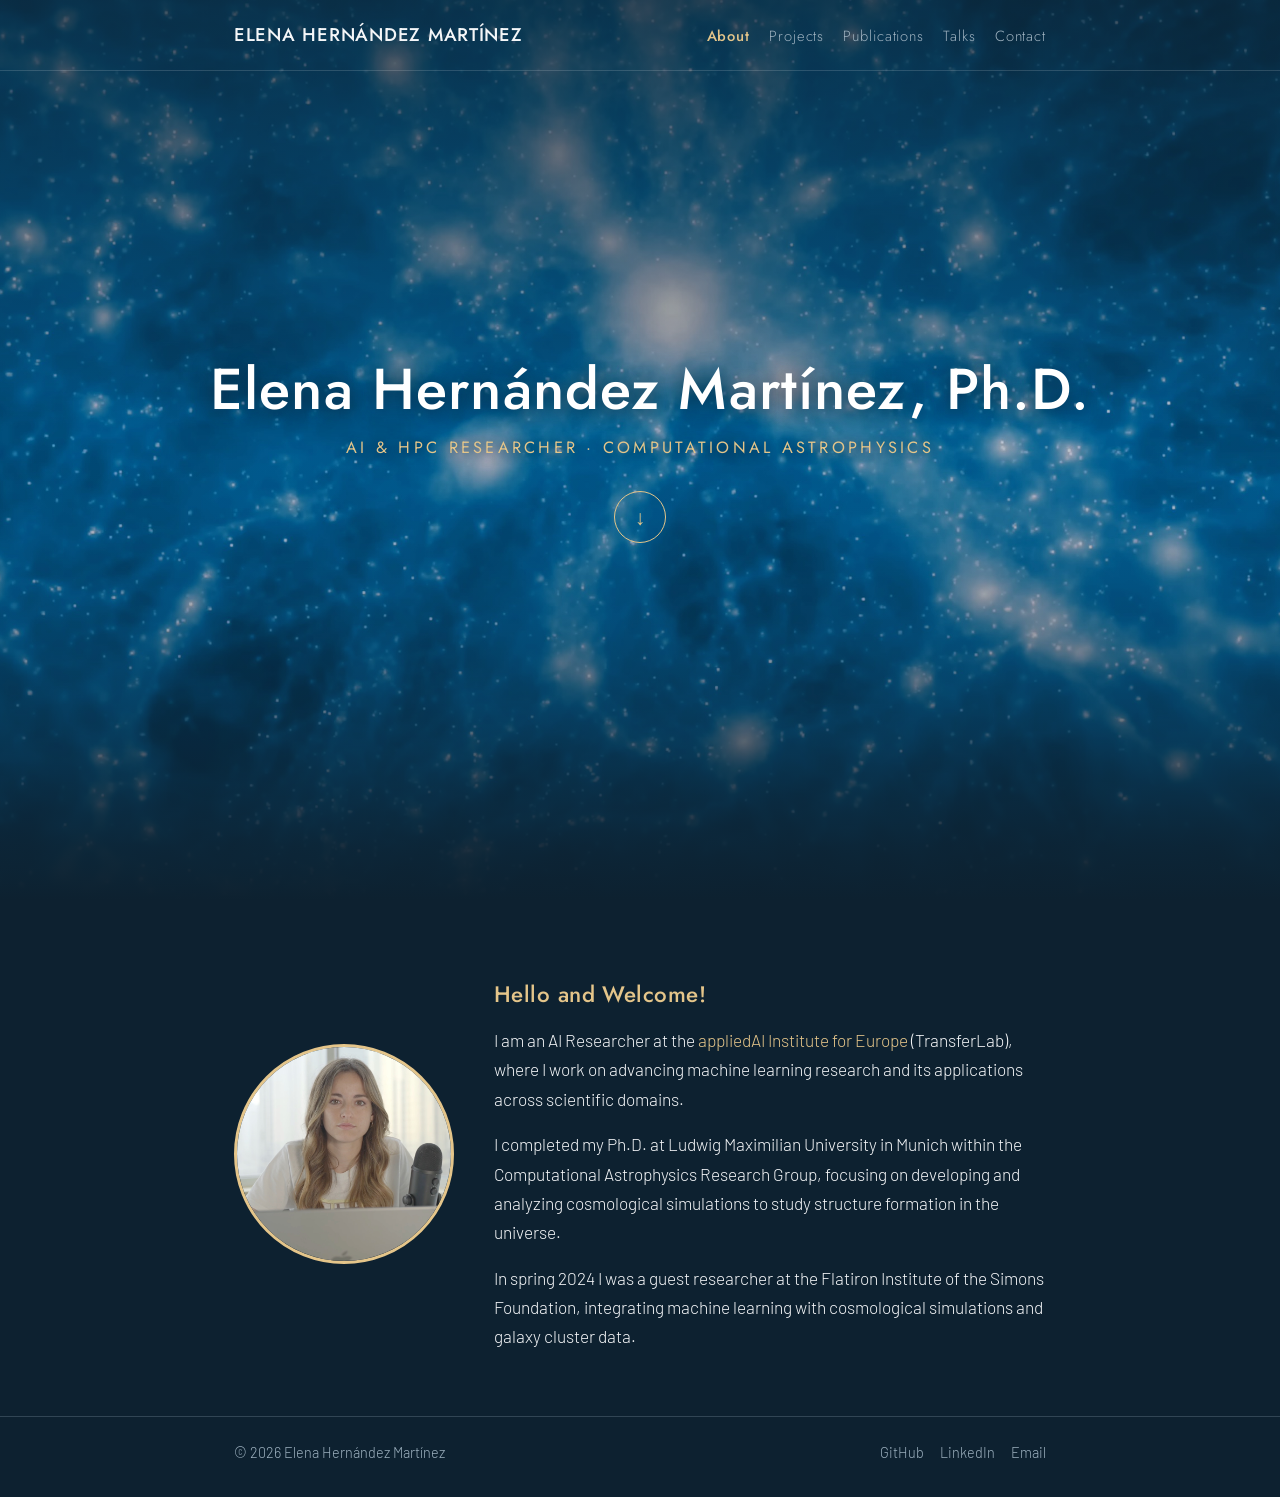
<file: index.html>
<!DOCTYPE html>
<html lang="en">
<head>
  <meta charset="UTF-8">
  <meta name="viewport" content="width=device-width, initial-scale=1.0">
  <title>Elena Hernández Martínez, Ph.D.</title>
  <meta name="description" content="Elena Hernández Martínez, AI and HPC researcher specializing in computational astrophysics.">
  <link rel="stylesheet" href="css/style.css">
</head>
<body>

  <section class="hero">
    <header>
      <div class="container">
        <a class="site-title" href="index.html">Elena Hernández Martínez</a>
        <nav>
          <a href="index.html" class="active">About</a>
          <a href="projects.html">Projects</a>
          <a href="https://scholar.google.com/citations?user=gg4NFnoAAAAJ" target="_blank" rel="noopener">Publications</a>
          <a href="talks.html">Talks</a>
          <a href="contact.html">Contact</a>
        </nav>
      </div>
    </header>
    <div class="container hero-text">
      <h1>Elena Hernández Martínez, Ph.D.</h1>
      <p class="tagline">AI &amp; HPC Researcher · Computational Astrophysics</p>
      <a class="hero-cta" href="#about" aria-label="Scroll to the About section">↓</a>
    </div>
  </section>

  <main id="about">
    <div class="container">
      <div class="intro">
        <img class="profile-photo" src="assets/profile.jpg" alt="Portrait of Elena Hernández Martínez">
        <div class="intro-text">
          <h2>Hello and Welcome!</h2>
          <p>
            I am an AI Researcher at the <a href="https://www.appliedai-institute.de" target="_blank" rel="noopener">appliedAI Institute for Europe</a>
            (TransferLab), where I work on advancing machine learning research and its
            applications across scientific domains.
          </p>
          <p>
            I completed my Ph.D. at Ludwig Maximilian University in Munich within the
            Computational Astrophysics Research Group, focusing on developing and analyzing
            cosmological simulations to study structure formation in the universe.
          </p>
          <p>
            In spring 2024 I was a guest researcher at the Flatiron Institute of the Simons
            Foundation, integrating machine learning with cosmological simulations and galaxy
            cluster data.
          </p>
        </div>
      </div>
    </div>
  </main>

  <footer>
    <div class="container">
      <span>© 2026 Elena Hernández Martínez</span>
      <div class="social-links">
        <a href="https://github.com/EHernandez-dev" target="_blank" rel="noopener">GitHub</a>
        <a href="https://www.linkedin.com/in/elenahernandezmartinez" target="_blank" rel="noopener">LinkedIn</a>
        <a href="mailto:e.hernandez@appliedai-institute.de">Email</a>
      </div>
    </div>
  </footer>

  <!-- Permanent: solidify the fixed header once the user scrolls -->
  <script>
    (function () {
      var header = document.querySelector('.hero header');
      function onScroll() {
        header.classList.toggle('solid', window.scrollY > 40);
      }
      window.addEventListener('scroll', onScroll, { passive: true });
      onScroll();
    })();
  </script>

</body>
</html>
</file>
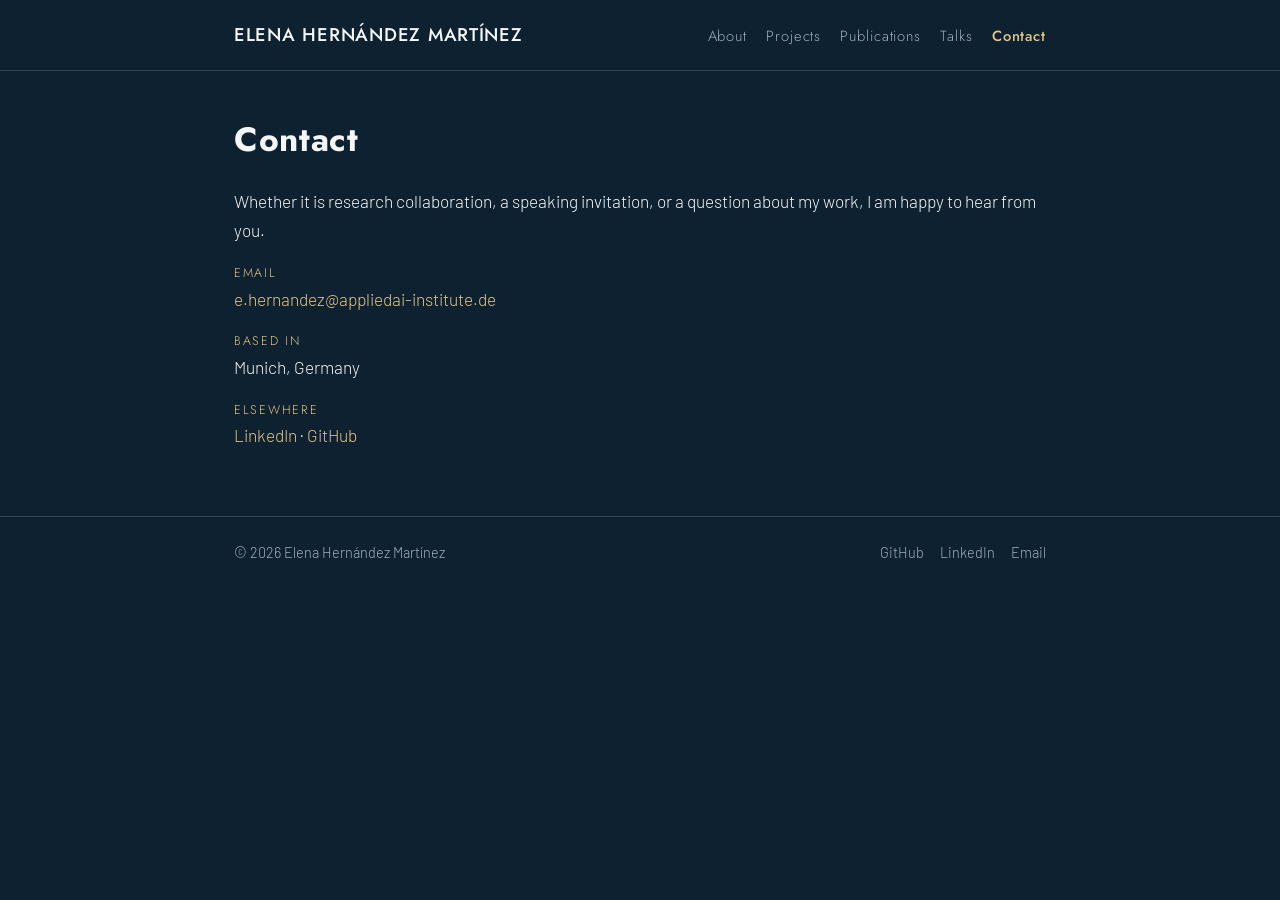
<file: contact.html>
<!DOCTYPE html>
<html lang="en">
<head>
  <meta charset="UTF-8">
  <meta name="viewport" content="width=device-width, initial-scale=1.0">
  <title>Contact · Elena Hernández Martínez</title>
  <link rel="stylesheet" href="css/style.css">
</head>
<body>
  <header>
    <div class="container">
      <a class="site-title" href="index.html">Elena Hernández Martínez</a>
      <nav>
        <a href="index.html">About</a>
        <a href="projects.html">Projects</a>
        <a href="https://scholar.google.com/citations?user=gg4NFnoAAAAJ" target="_blank" rel="noopener">Publications</a>
        <a href="talks.html">Talks</a>
        <a href="contact.html" class="active">Contact</a>
      </nav>
    </div>
  </header>

  <main>
    <div class="container">
      <h1>Contact</h1>
      <p>
        Whether it is research collaboration, a speaking invitation, or a question
        about my work, I am happy to hear from you.
      </p>

      <span class="fact">
        <span class="fact-label">Email</span>
        <a href="mailto:e.hernandez@appliedai-institute.de">e.hernandez@appliedai-institute.de</a>
      </span>
      <span class="fact">
        <span class="fact-label">Based in</span>
        Munich, Germany
      </span>
      <span class="fact">
        <span class="fact-label">Elsewhere</span>
        <a href="https://www.linkedin.com/in/elenahernandezmartinez" target="_blank" rel="noopener">LinkedIn</a> ·
        <a href="https://github.com/EHernandez-dev" target="_blank" rel="noopener">GitHub</a>
      </span>
    </div>
  </main>

  <footer>
    <div class="container">
      <span>© 2026 Elena Hernández Martínez</span>
      <div class="social-links">
        <a href="https://github.com/EHernandez-dev" target="_blank" rel="noopener">GitHub</a>
        <a href="https://www.linkedin.com/in/elenahernandezmartinez" target="_blank" rel="noopener">LinkedIn</a>
        <a href="mailto:e.hernandez@appliedai-institute.de">Email</a>
      </div>
    </div>
  </footer>
</body>
</html>
</file>
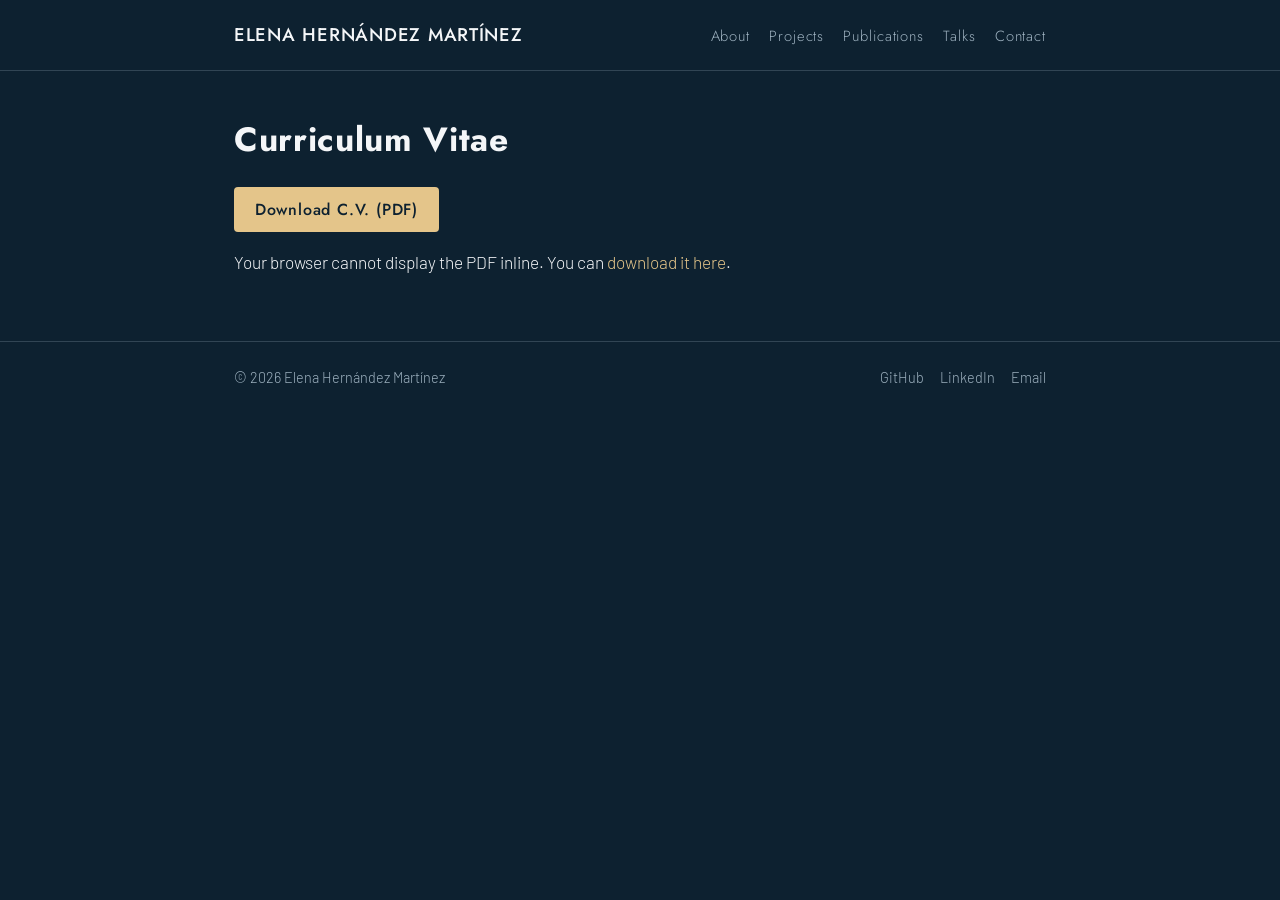
<file: cv.html>
<!DOCTYPE html>
<html lang="en">
<head>
  <meta charset="UTF-8">
  <meta name="viewport" content="width=device-width, initial-scale=1.0">
  <title>C.V. · Elena Hernández Martínez</title>
  <link rel="stylesheet" href="css/style.css">
</head>
<body>
  <header>
    <div class="container">
      <a class="site-title" href="index.html">Elena Hernández Martínez</a>
      <nav>
        <a href="index.html">About</a>
        <a href="projects.html">Projects</a>
        <a href="https://scholar.google.com/citations?user=gg4NFnoAAAAJ" target="_blank" rel="noopener">Publications</a>
        <a href="talks.html">Talks</a>
        <a href="contact.html">Contact</a>
      </nav>
    </div>
  </header>

  <main>
    <div class="container">
      <h1>Curriculum Vitae</h1>
      <!--
        Drop your CV as assets/cv.pdf. The link below then works, and the embed shows
        it directly on the page. If you prefer an HTML CV instead, replace this section
        with the content.
      -->
      <p><a class="button" href="assets/cv.pdf" target="_blank" rel="noopener">Download C.V. (PDF)</a></p>
      <object data="assets/cv.pdf" type="application/pdf" width="100%" height="800">
        <p>Your browser cannot display the PDF inline. You can <a href="assets/cv.pdf">download it here</a>.</p>
      </object>
    </div>
  </main>

  <footer>
    <div class="container">
      <span>© 2026 Elena Hernández Martínez</span>
      <div class="social-links">
        <a href="https://github.com/EHernandez-dev" target="_blank" rel="noopener">GitHub</a>
        <a href="https://www.linkedin.com/in/elenahernandezmartinez" target="_blank" rel="noopener">LinkedIn</a>
        <a href="mailto:e.hernandez@appliedai-institute.de">Email</a>
      </div>
    </div>
  </footer>
</body>
</html>
</file>
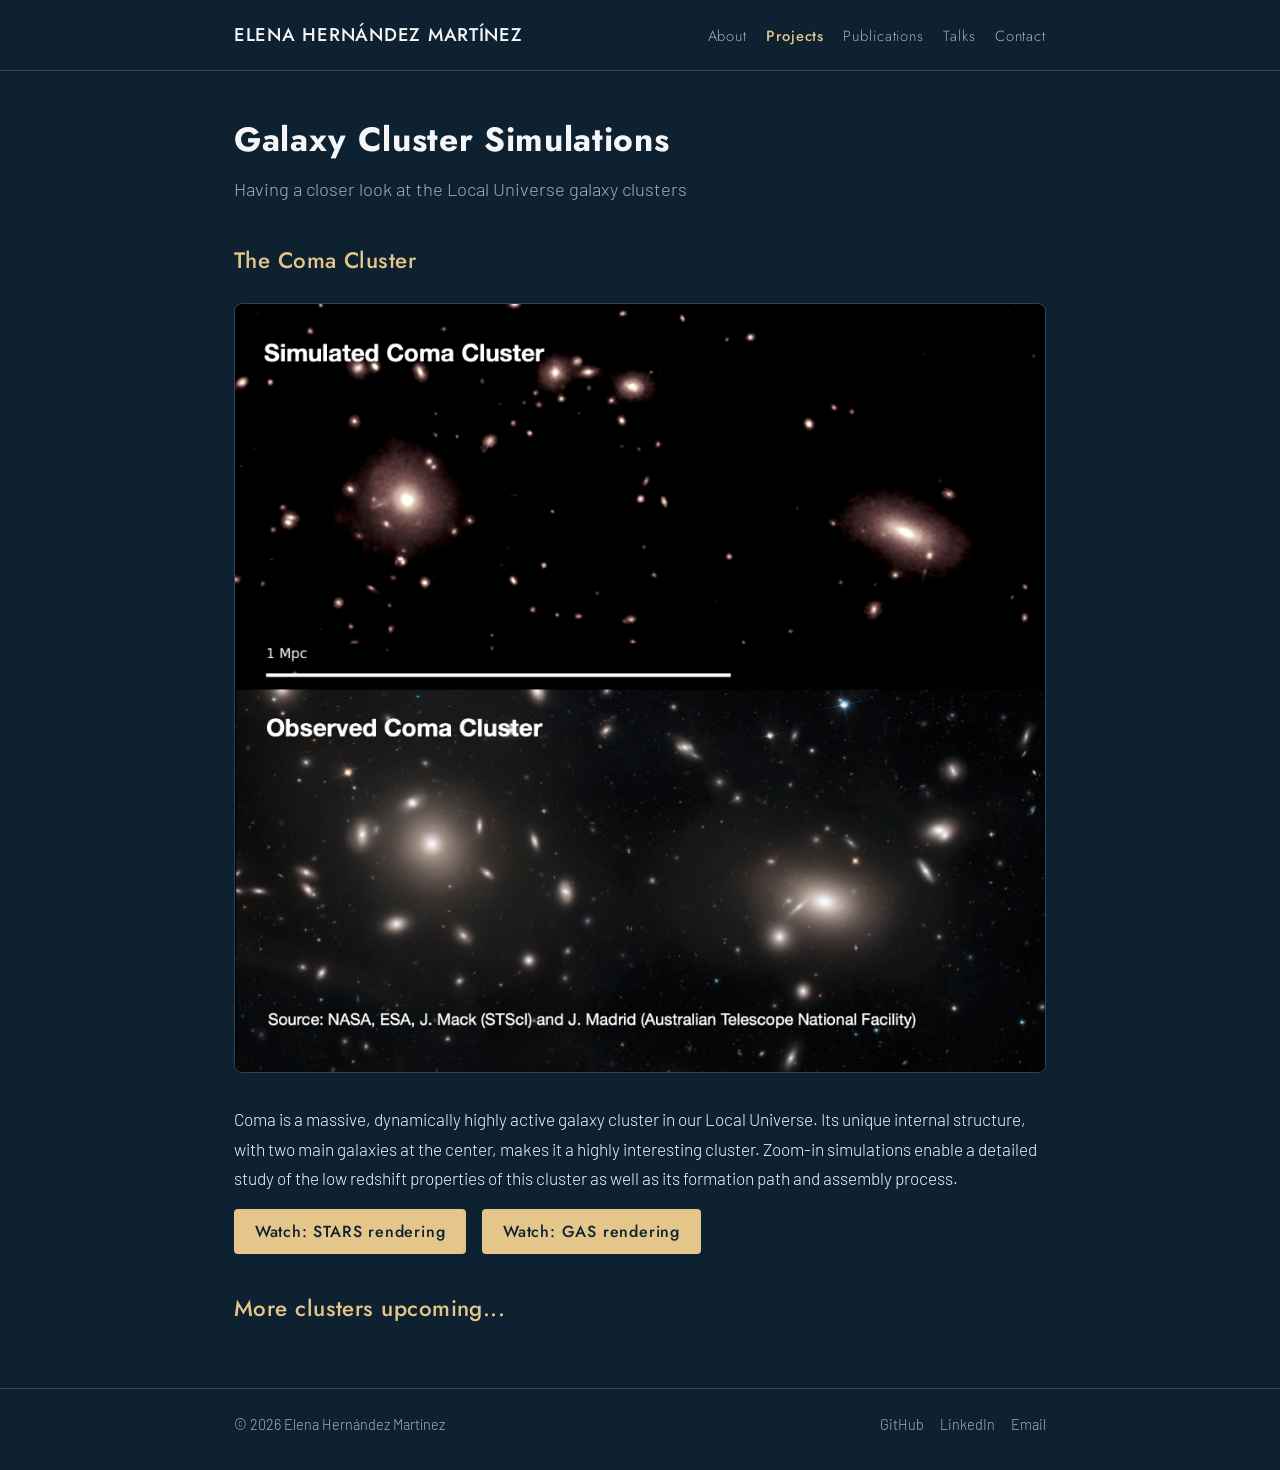
<file: galaxy-clusters.html>
<!DOCTYPE html>
<html lang="en">
<head>
  <meta charset="UTF-8">
  <meta name="viewport" content="width=device-width, initial-scale=1.0">
  <title>Galaxy Clusters · Elena Hernández Martínez</title>
  <link rel="stylesheet" href="css/style.css">
</head>
<body>
  <header>
    <div class="container">
      <a class="site-title" href="index.html">Elena Hernández Martínez</a>
      <nav>
        <a href="index.html">About</a>
        <a href="projects.html" class="active">Projects</a>
        <a href="https://scholar.google.com/citations?user=gg4NFnoAAAAJ" target="_blank" rel="noopener">Publications</a>
        <a href="talks.html">Talks</a>
        <a href="contact.html">Contact</a>
      </nav>
    </div>
  </header>

  <main>
    <div class="container">
      <h1>Galaxy Cluster Simulations</h1>
      <p class="subtitle">Having a closer look at the Local Universe galaxy clusters</p>

      <h2>The Coma Cluster</h2>

      <figure>
        <img src="assets/coma.jpg" alt="Simulated and observed Coma galaxy cluster side by side">
      </figure>

      <p>
        Coma is a massive, dynamically highly active galaxy cluster in our Local Universe. Its
        unique internal structure, with two main galaxies at the center, makes it a highly
        interesting cluster. Zoom-in simulations enable a detailed study of the low redshift
        properties of this cluster as well as its formation path and assembly process.
      </p>

      <div class="video-links">
        <a class="button" href="https://youtu.be/rUlcRB2JmXQ" target="_blank" rel="noopener">Watch: STARS rendering</a>
        <a class="button" href="https://youtu.be/kMkOM0AfoYY" target="_blank" rel="noopener">Watch: GAS rendering</a>
      </div>

      <h2>More clusters upcoming...</h2>
    </div>
  </main>

  <footer>
    <div class="container">
      <span>© 2026 Elena Hernández Martínez</span>
      <div class="social-links">
        <a href="https://github.com/EHernandez-dev" target="_blank" rel="noopener">GitHub</a>
        <a href="https://www.linkedin.com/in/elenahernandezmartinez" target="_blank" rel="noopener">LinkedIn</a>
        <a href="mailto:e.hernandez@appliedai-institute.de">Email</a>
      </div>
    </div>
  </footer>
</body>
</html>
</file>
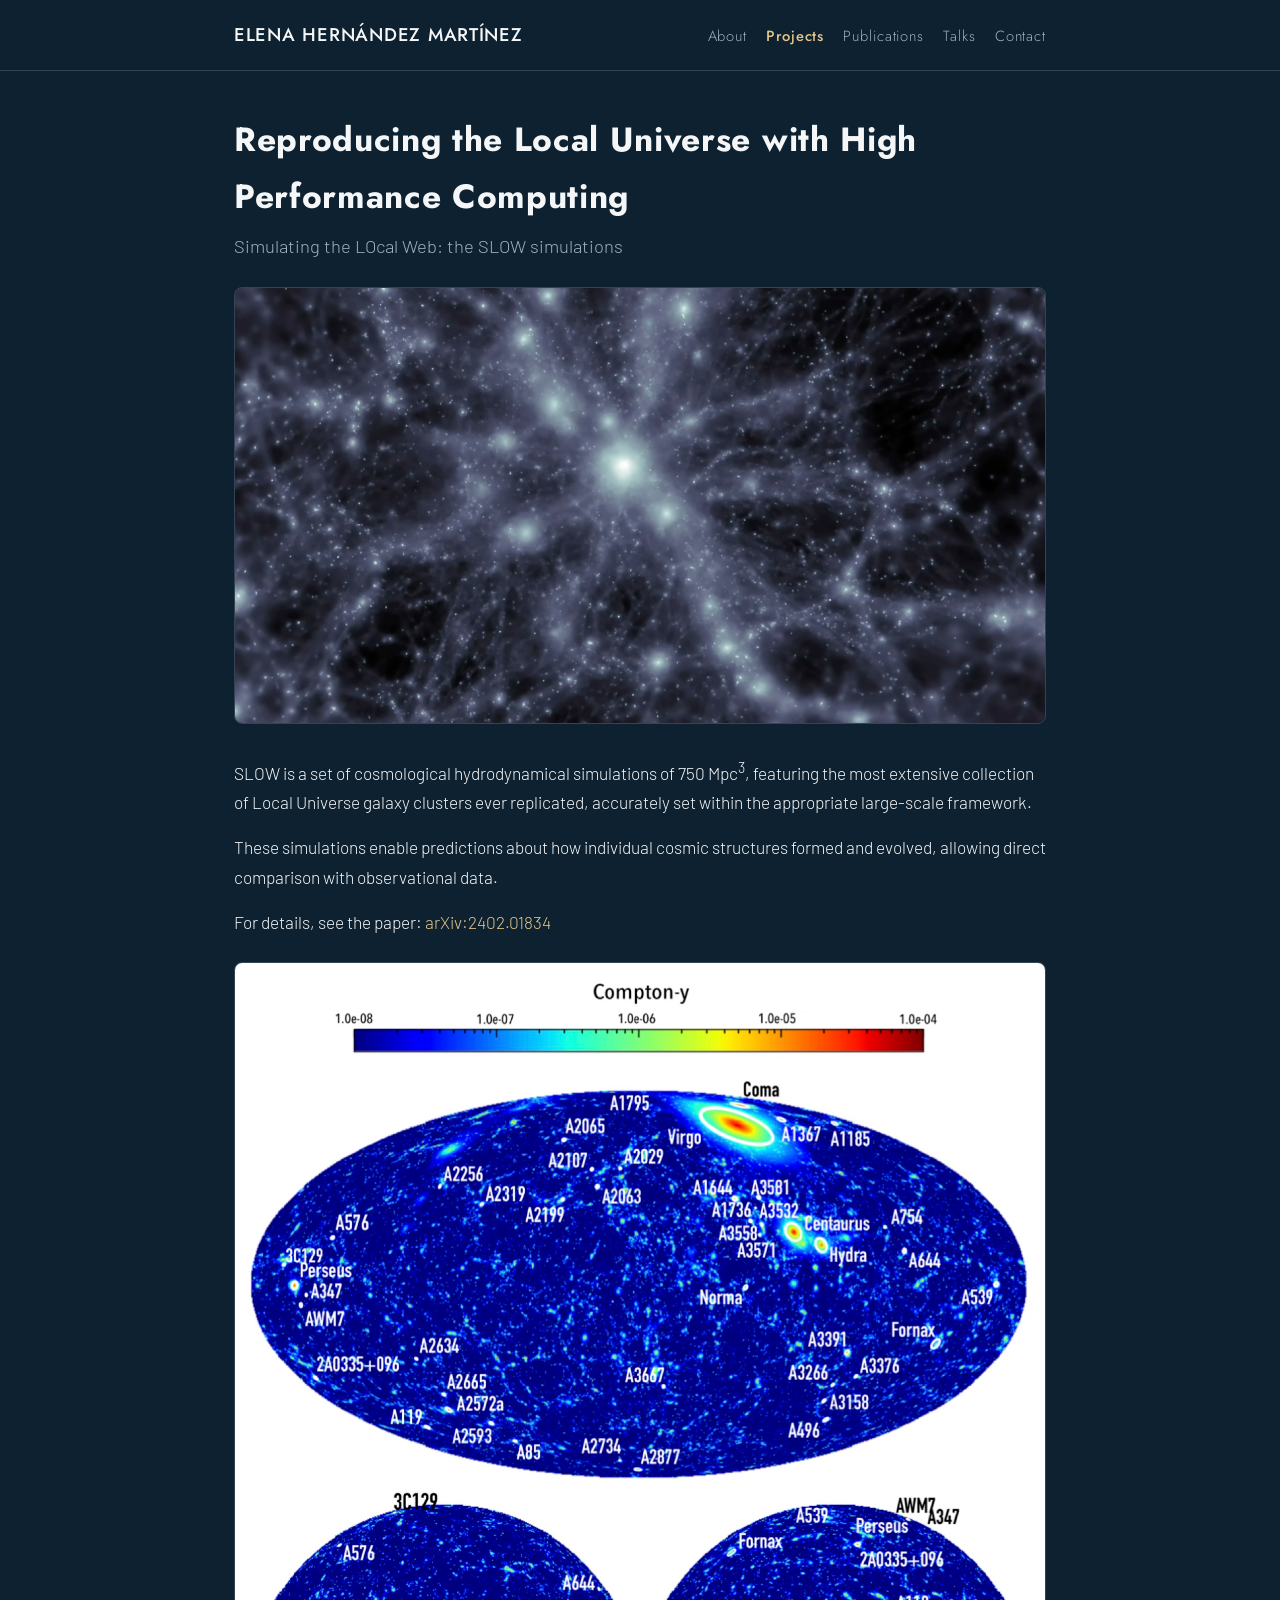
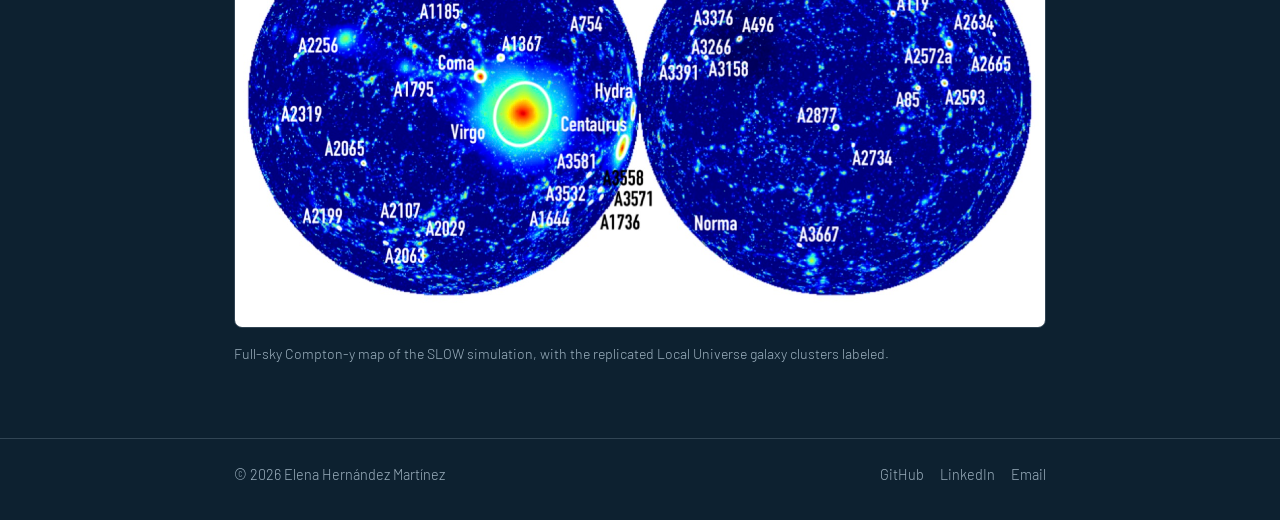
<file: local-universe.html>
<!DOCTYPE html>
<html lang="en">
<head>
  <meta charset="UTF-8">
  <meta name="viewport" content="width=device-width, initial-scale=1.0">
  <title>Local Universe: SLOW · Elena Hernández Martínez</title>
  <link rel="stylesheet" href="css/style.css">
</head>
<body>
  <header>
    <div class="container">
      <a class="site-title" href="index.html">Elena Hernández Martínez</a>
      <nav>
        <a href="index.html">About</a>
        <a href="projects.html" class="active">Projects</a>
        <a href="https://scholar.google.com/citations?user=gg4NFnoAAAAJ" target="_blank" rel="noopener">Publications</a>
        <a href="talks.html">Talks</a>
        <a href="contact.html">Contact</a>
      </nav>
    </div>
  </header>

  <main>
    <div class="container">
      <h1>Reproducing the Local Universe with High Performance Computing</h1>
      <p class="subtitle">Simulating the LOcal Web: the SLOW simulations</p>

      <figure>
        <img src="assets/slow-banner.jpg" alt="Large-scale structure visualization from the SLOW simulation">
      </figure>

      <p>
        SLOW is a set of cosmological hydrodynamical simulations of 750 Mpc<sup>3</sup>, featuring
        the most extensive collection of Local Universe galaxy clusters ever replicated, accurately
        set within the appropriate large-scale framework.
      </p>
      <p>
        These simulations enable predictions about how individual cosmic structures formed and
        evolved, allowing direct comparison with observational data.
      </p>
      <p>
        For details, see the paper: <a href="https://arxiv.org/abs/2402.01834" target="_blank" rel="noopener">arXiv:2402.01834</a>
      </p>

      <figure>
        <img src="assets/slow-sky-map.jpg" alt="Full-sky Compton-y map from the SLOW simulation with labeled Local Universe galaxy clusters">
        <figcaption>Full-sky Compton-y map of the SLOW simulation, with the replicated Local Universe galaxy clusters labeled.</figcaption>
      </figure>
    </div>
  </main>

  <footer>
    <div class="container">
      <span>© 2026 Elena Hernández Martínez</span>
      <div class="social-links">
        <a href="https://github.com/EHernandez-dev" target="_blank" rel="noopener">GitHub</a>
        <a href="https://www.linkedin.com/in/elenahernandezmartinez" target="_blank" rel="noopener">LinkedIn</a>
        <a href="mailto:e.hernandez@appliedai-institute.de">Email</a>
      </div>
    </div>
  </footer>
</body>
</html>
</file>
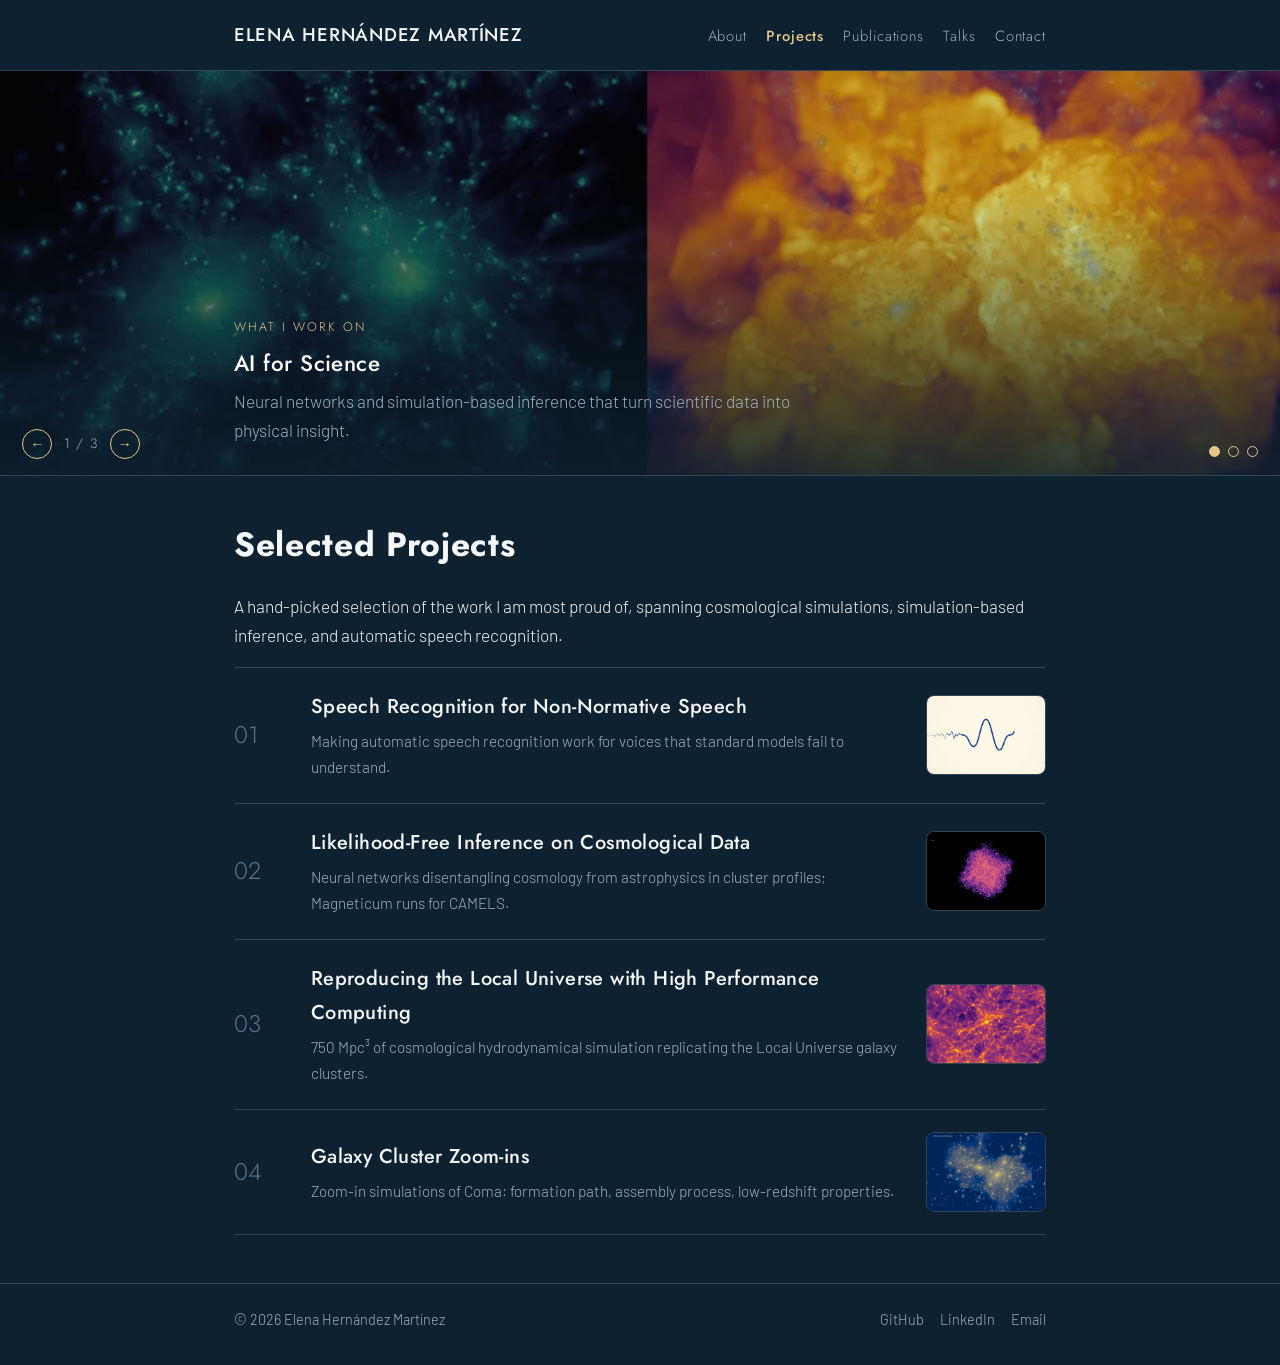
<file: projects.html>
<!DOCTYPE html>
<html lang="en">
<head>
  <meta charset="UTF-8">
  <meta name="viewport" content="width=device-width, initial-scale=1.0">
  <title>Projects · Elena Hernández Martínez</title>
  <link rel="stylesheet" href="css/style.css">
</head>
<body>
  <header>
    <div class="container">
      <a class="site-title" href="index.html">Elena Hernández Martínez</a>
      <nav>
        <a href="index.html">About</a>
        <a href="projects.html" class="active">Projects</a>
        <a href="https://scholar.google.com/citations?user=gg4NFnoAAAAJ" target="_blank" rel="noopener">Publications</a>
        <a href="talks.html">Talks</a>
        <a href="contact.html">Contact</a>
      </nav>
    </div>
  </header>

  <!-- Rotating theme banner: what I work on -->
  <div class="carousel" id="carousel">
    <div class="slide active">
      <span class="banner-img" style="background-image: url('assets/ai-for-science.jpg');"></span>
      <span class="banner-text">
        <span class="slide-kicker">What I work on</span>
        <h2>AI for Science</h2>
        <p>Neural networks and simulation-based inference that turn scientific data into physical insight.</p>
      </span>
    </div>
    <div class="slide">
      <span class="banner-img" style="background-image: url('assets/hpc-cluster.jpg'); background-position: center 75%;"></span>
      <span class="banner-text">
        <span class="slide-kicker">What I work on</span>
        <h2>High Performance Computing</h2>
        <p>Cosmological simulations on supercomputers, from the cosmic web to individual galaxy clusters.</p>
      </span>
    </div>
    <div class="slide">
      <span class="banner-img" style="background-image: url('assets/ai-for-good.jpg');"></span>
      <span class="banner-text">
        <span class="slide-kicker">What I work on</span>
        <h2>AI for Good</h2>
        <p>Machine learning applied where it matters, from speech technology to real-world impact.</p>
      </span>
    </div>
    <div class="carousel-ctrl">
      <button id="carousel-prev" aria-label="Previous slide">←</button>
      <span id="carousel-counter">1 / 3</span>
      <button id="carousel-next" aria-label="Next slide">→</button>
    </div>
    <div class="carousel-dots" id="carousel-dots"></div>
  </div>

  <main>
    <div class="container">
      <h1>Selected Projects</h1>
      <p>A hand-picked selection of the work I am most proud of, spanning cosmological simulations, simulation-based inference, and automatic speech recognition.</p>

      <a class="list-row" href="speech-recognition.html">
        <span class="list-num">01</span>
        <span>
          <h2>Speech Recognition for Non-Normative Speech</h2>
          <p>Making automatic speech recognition work for voices that standard models fail to understand.</p>
        </span>
        <span class="list-thumb"><img src="assets/speech-wave.jpg" alt="Abstract waveform graphic"></span>
      </a>
      <a class="list-row" href="simulation-based-inference.html">
        <span class="list-num">02</span>
        <span>
          <h2>Likelihood-Free Inference on Cosmological Data</h2>
          <p>Neural networks disentangling cosmology from astrophysics in cluster profiles; Magneticum runs for CAMELS.</p>
        </span>
        <span class="list-thumb"><img src="assets/ml-cluster.jpg" alt=""></span>
      </a>
      <a class="list-row" href="local-universe.html">
        <span class="list-num">03</span>
        <span>
          <h2>Reproducing the Local Universe with High Performance Computing</h2>
          <p>750 Mpc³ of cosmological hydrodynamical simulation replicating the Local Universe galaxy clusters.</p>
        </span>
        <span class="list-thumb"><img src="assets/local-universe.jpg" alt=""></span>
      </a>
      <a class="list-row" href="galaxy-clusters.html">
        <span class="list-num">04</span>
        <span>
          <h2>Galaxy Cluster Zoom-ins</h2>
          <p>Zoom-in simulations of Coma: formation path, assembly process, low-redshift properties.</p>
        </span>
        <span class="list-thumb"><img src="assets/galaxy-clusters.jpg" alt=""></span>
      </a>
    </div>
  </main>

  <footer>
    <div class="container">
      <span>© 2026 Elena Hernández Martínez</span>
      <div class="social-links">
        <a href="https://github.com/EHernandez-dev" target="_blank" rel="noopener">GitHub</a>
        <a href="https://www.linkedin.com/in/elenahernandezmartinez" target="_blank" rel="noopener">LinkedIn</a>
        <a href="mailto:e.hernandez@appliedai-institute.de">Email</a>
      </div>
    </div>
  </footer>

  <script>
    (function () {
      var slides = document.querySelectorAll('#carousel .slide');
      var dotsBox = document.getElementById('carousel-dots');
      var counter = document.getElementById('carousel-counter');
      var reduceMotion = window.matchMedia('(prefers-reduced-motion: reduce)').matches;
      var idx = 0;
      var timer = null;

      slides.forEach(function (_, i) {
        var b = document.createElement('button');
        b.setAttribute('aria-label', 'Go to slide ' + (i + 1));
        b.addEventListener('click', function () { goTo(i); restart(); });
        dotsBox.appendChild(b);
      });
      var dots = dotsBox.querySelectorAll('button');

      function goTo(i) {
        idx = (i + slides.length) % slides.length;
        slides.forEach(function (s, j) { s.classList.toggle('active', j === idx); });
        dots.forEach(function (d, j) { d.classList.toggle('on', j === idx); });
        counter.textContent = (idx + 1) + ' / ' + slides.length;
      }

      function restart() {
        clearInterval(timer);
        if (!reduceMotion) {
          timer = setInterval(function () { goTo(idx + 1); }, 3500);
        }
      }

      var box = document.getElementById('carousel');
      box.addEventListener('mouseenter', function () { clearInterval(timer); });
      box.addEventListener('mouseleave', restart);

      document.getElementById('carousel-prev').addEventListener('click', function () {
        goTo(idx - 1); restart();
      });
      document.getElementById('carousel-next').addEventListener('click', function () {
        goTo(idx + 1); restart();
      });

      goTo(0);
      restart();
    })();
  </script>
</body>
</html>
</file>
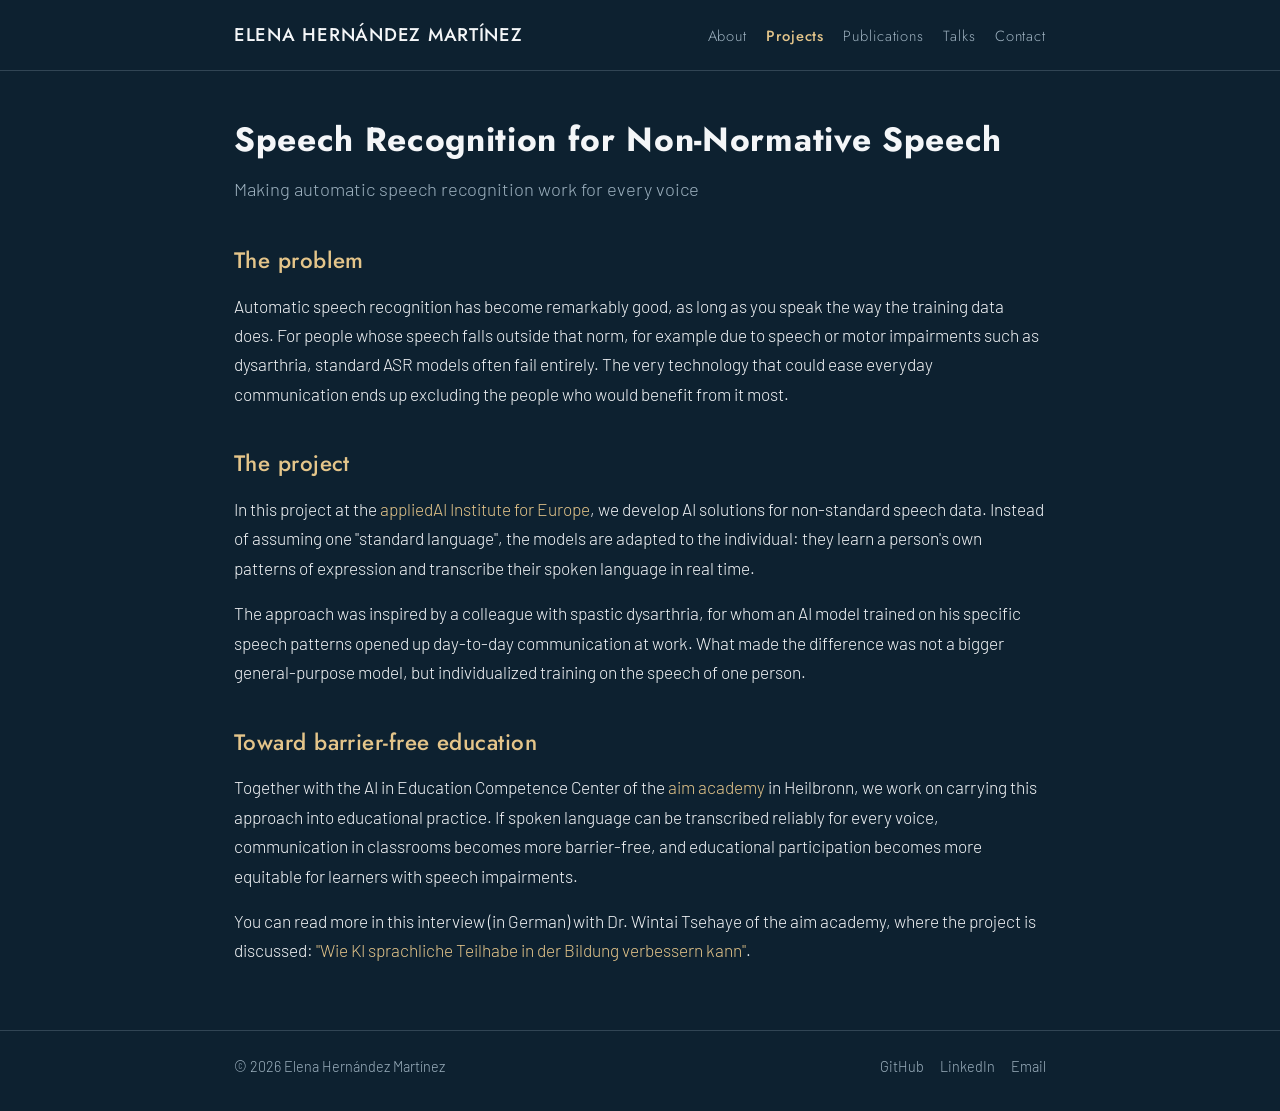
<file: speech-recognition.html>
<!DOCTYPE html>
<html lang="en">
<head>
  <meta charset="UTF-8">
  <meta name="viewport" content="width=device-width, initial-scale=1.0">
  <title>Speech Recognition for Non-Normative Speech · Elena Hernández Martínez</title>
  <link rel="stylesheet" href="css/style.css">
</head>
<body>
  <header>
    <div class="container">
      <a class="site-title" href="index.html">Elena Hernández Martínez</a>
      <nav>
        <a href="index.html">About</a>
        <a href="projects.html" class="active">Projects</a>
        <a href="https://scholar.google.com/citations?user=gg4NFnoAAAAJ" target="_blank" rel="noopener">Publications</a>
        <a href="talks.html">Talks</a>
        <a href="contact.html">Contact</a>
      </nav>
    </div>
  </header>

  <main>
    <div class="container">
      <h1>Speech Recognition for Non-Normative Speech</h1>
      <p class="subtitle">Making automatic speech recognition work for every voice</p>


      <h2>The problem</h2>
      <p>
        Automatic speech recognition has become remarkably good, as long as you speak the way
        the training data does. For people whose speech falls outside that norm, for example
        due to speech or motor impairments such as dysarthria, standard ASR models often fail
        entirely. The very technology that could ease everyday communication ends up excluding
        the people who would benefit from it most.
      </p>

      <h2>The project</h2>
      <p>
        In this project at the <a href="https://www.appliedai-institute.de" target="_blank" rel="noopener">appliedAI Institute for Europe</a>,
        we develop AI solutions for non-standard speech data. Instead of assuming one
        "standard language", the models are adapted to the individual: they learn a person's
        own patterns of expression and transcribe their spoken language in real time.
      </p>
      <p>
        The approach was inspired by a colleague with spastic dysarthria, for whom an AI model
        trained on his specific speech patterns opened up day-to-day communication at work.
        What made the difference was not a bigger general-purpose model, but individualized
        training on the speech of one person.
      </p>

      <h2>Toward barrier-free education</h2>
      <p>
        Together with the AI in Education Competence Center of the
        <a href="https://www.aim-akademie.org" target="_blank" rel="noopener">aim academy</a> in Heilbronn,
        we work on carrying this approach into educational practice. If spoken language can be
        transcribed reliably for every voice, communication in classrooms becomes more
        barrier-free, and educational participation becomes more equitable for learners with
        speech impairments.
      </p>
      <p>
        You can read more in this interview (in German) with Dr. Wintai Tsehaye of the aim
        academy, where the project is discussed:
        <a href="https://www.aim-akademie.org/aktuelles/aimblicke/wie-ki-sprachliche-teilhabe-in-der-bildung-verbessern-kann" target="_blank" rel="noopener">
          "Wie KI sprachliche Teilhabe in der Bildung verbessern kann"</a>.
      </p>
    </div>
  </main>

  <footer>
    <div class="container">
      <span>© 2026 Elena Hernández Martínez</span>
      <div class="social-links">
        <a href="https://github.com/EHernandez-dev" target="_blank" rel="noopener">GitHub</a>
        <a href="https://www.linkedin.com/in/elenahernandezmartinez" target="_blank" rel="noopener">LinkedIn</a>
        <a href="mailto:e.hernandez@appliedai-institute.de">Email</a>
      </div>
    </div>
  </footer>
</body>
</html>
</file>
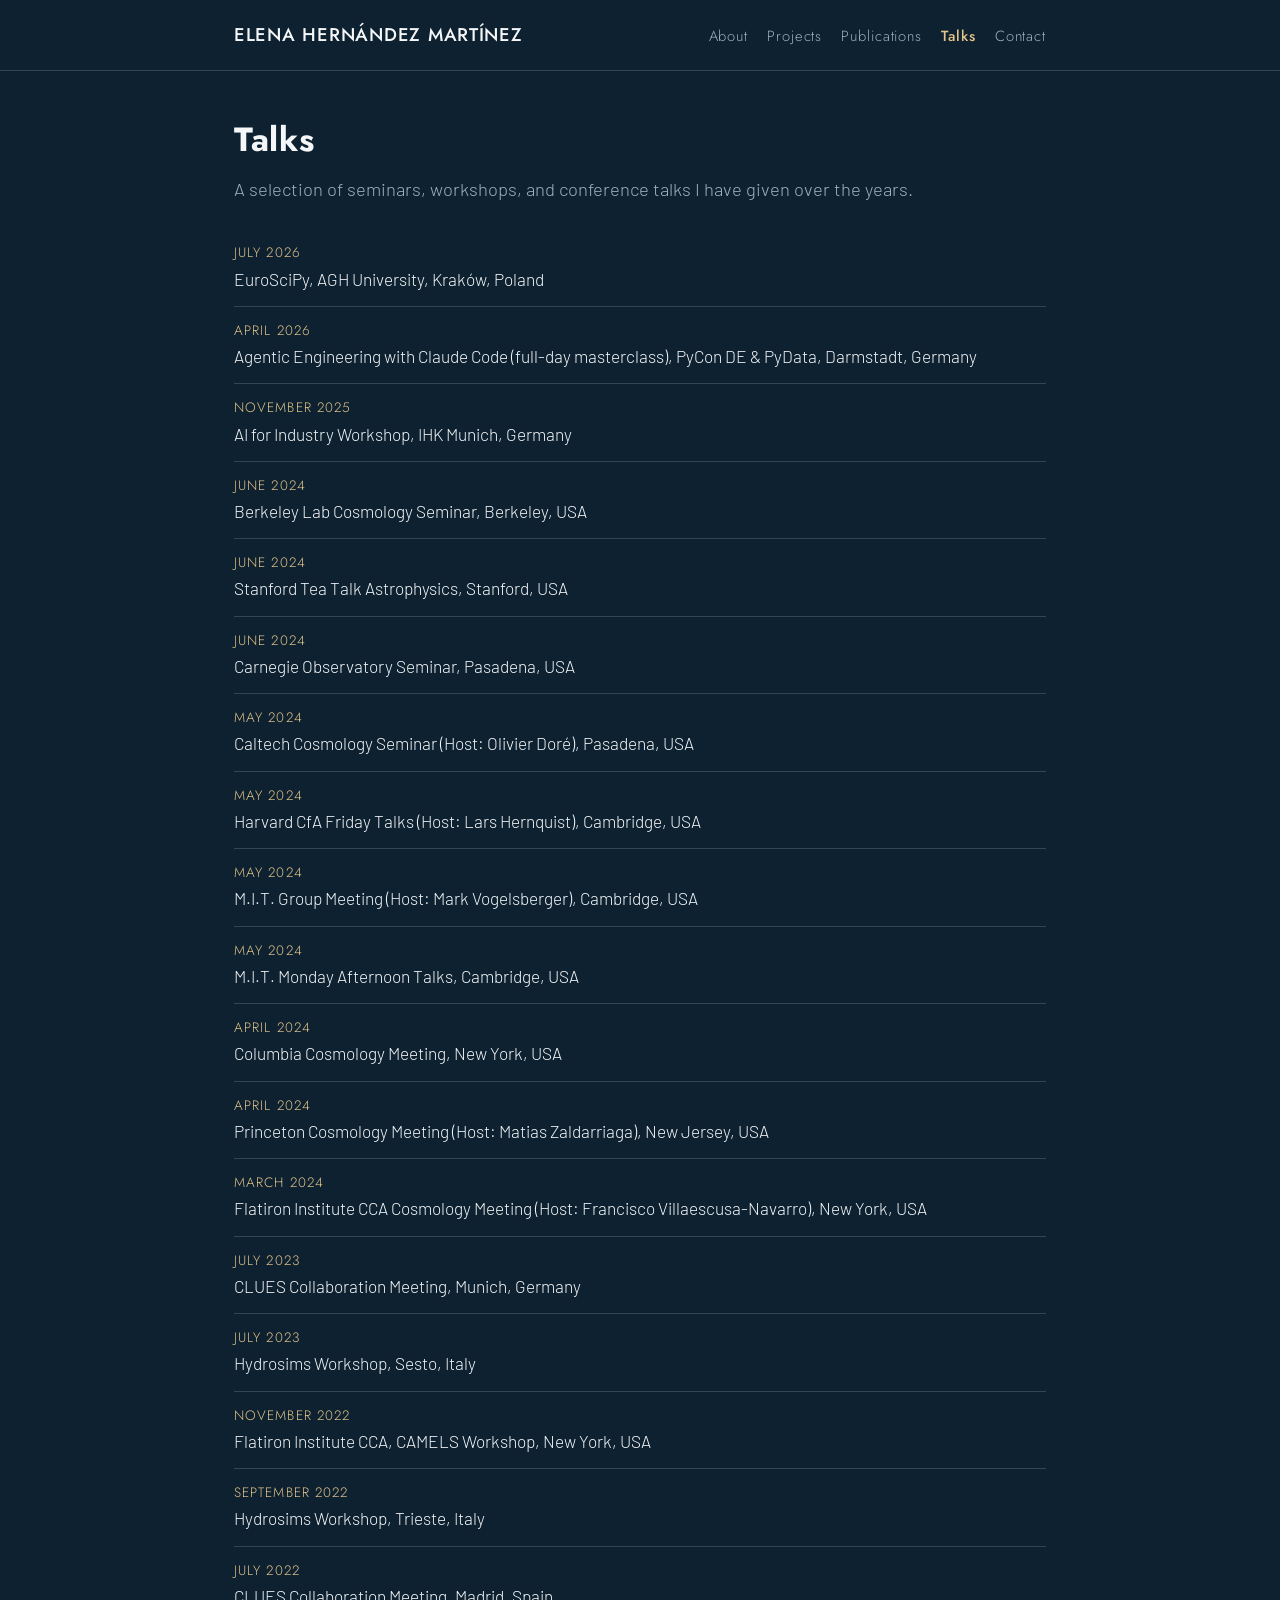
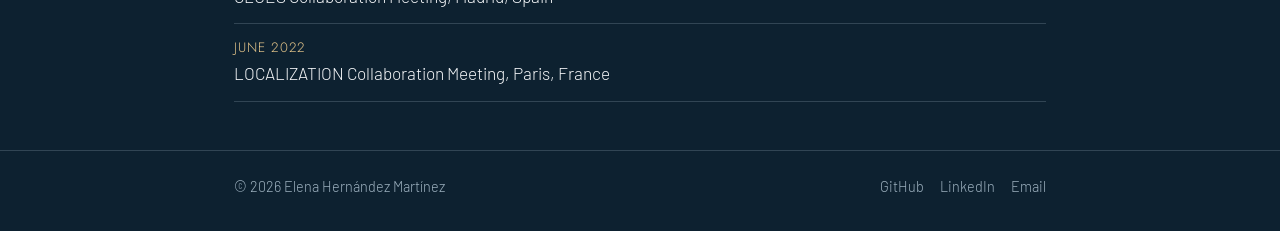
<file: talks.html>
<!DOCTYPE html>
<html lang="en">
<head>
  <meta charset="UTF-8">
  <meta name="viewport" content="width=device-width, initial-scale=1.0">
  <title>Talks · Elena Hernández Martínez</title>
  <link rel="stylesheet" href="css/style.css">
</head>
<body>
  <header>
    <div class="container">
      <a class="site-title" href="index.html">Elena Hernández Martínez</a>
      <nav>
        <a href="index.html">About</a>
        <a href="projects.html">Projects</a>
        <a href="https://scholar.google.com/citations?user=gg4NFnoAAAAJ" target="_blank" rel="noopener">Publications</a>
        <a href="talks.html" class="active">Talks</a>
        <a href="contact.html">Contact</a>
      </nav>
    </div>
  </header>

  <main>
    <div class="container">
      <h1>Talks</h1>
      <p class="subtitle">A selection of seminars, workshops, and conference talks I have given over the years.</p>
      <ul class="talk-list">
        <li>
          <span class="talk-date">July 2026</span>
          EuroSciPy, AGH University, Kraków, Poland
        </li>
        <li>
          <span class="talk-date">April 2026</span>
          Agentic Engineering with Claude Code (full-day masterclass), PyCon DE &amp; PyData, Darmstadt, Germany
        </li>
        <li>
          <span class="talk-date">November 2025</span>
          AI for Industry Workshop, IHK Munich, Germany
        </li>
        <li>
          <span class="talk-date">June 2024</span>
          Berkeley Lab Cosmology Seminar, Berkeley, USA
        </li>
        <li>
          <span class="talk-date">June 2024</span>
          Stanford Tea Talk Astrophysics, Stanford, USA
        </li>
        <li>
          <span class="talk-date">June 2024</span>
          Carnegie Observatory Seminar, Pasadena, USA
        </li>
        <li>
          <span class="talk-date">May 2024</span>
          Caltech Cosmology Seminar (Host: Olivier Doré), Pasadena, USA
        </li>
        <li>
          <span class="talk-date">May 2024</span>
          Harvard CfA Friday Talks (Host: Lars Hernquist), Cambridge, USA
        </li>
        <li>
          <span class="talk-date">May 2024</span>
          M.I.T. Group Meeting (Host: Mark Vogelsberger), Cambridge, USA
        </li>
        <li>
          <span class="talk-date">May 2024</span>
          M.I.T. Monday Afternoon Talks, Cambridge, USA
        </li>
        <li>
          <span class="talk-date">April 2024</span>
          Columbia Cosmology Meeting, New York, USA
        </li>
        <li>
          <span class="talk-date">April 2024</span>
          Princeton Cosmology Meeting (Host: Matias Zaldarriaga), New Jersey, USA
        </li>
        <li>
          <span class="talk-date">March 2024</span>
          Flatiron Institute CCA Cosmology Meeting (Host: Francisco Villaescusa-Navarro), New York, USA
        </li>
        <li>
          <span class="talk-date">July 2023</span>
          CLUES Collaboration Meeting, Munich, Germany
        </li>
        <li>
          <span class="talk-date">July 2023</span>
          Hydrosims Workshop, Sesto, Italy
        </li>
        <li>
          <span class="talk-date">November 2022</span>
          Flatiron Institute CCA, CAMELS Workshop, New York, USA
        </li>
        <li>
          <span class="talk-date">September 2022</span>
          Hydrosims Workshop, Trieste, Italy
        </li>
        <li>
          <span class="talk-date">July 2022</span>
          CLUES Collaboration Meeting, Madrid, Spain
        </li>
        <li>
          <span class="talk-date">June 2022</span>
          LOCALIZATION Collaboration Meeting, Paris, France
        </li>
      </ul>
    </div>
  </main>

  <footer>
    <div class="container">
      <span>© 2026 Elena Hernández Martínez</span>
      <div class="social-links">
        <a href="https://github.com/EHernandez-dev" target="_blank" rel="noopener">GitHub</a>
        <a href="https://www.linkedin.com/in/elenahernandezmartinez" target="_blank" rel="noopener">LinkedIn</a>
        <a href="mailto:e.hernandez@appliedai-institute.de">Email</a>
      </div>
    </div>
  </footer>
</body>
</html>
</file>
<file: css/style.css>
/* Theme ported from the original Wix site:
   navy #0d2130 / #0e2f4c, slate #58758c / #9db1bf, gold accent #e4c58a,
   Futura-style headings (Jost), DIN-style body (Barlow) */

@import url('https://fonts.googleapis.com/css2?family=Jost:wght@400;500;700&family=Barlow:wght@300;400;600&display=swap');

:root {
  --bg: #0d2130;
  --bg-alt: #0e2f4c;
  --text: #f4f6f8;
  --muted: #9db1bf;
  --slate: #58758c;
  --accent: #e4c58a;
  --accent-hover: #f0d7a8;
  --border: rgba(157, 177, 191, 0.25);
  --card-bg: #0e2f4c;
  --heading-font: "Jost", "Futura", sans-serif;
  --body-font: "Barlow", "DIN Next", sans-serif;
}

* {
  margin: 0;
  padding: 0;
  box-sizing: border-box;
}

html {
  scroll-behavior: smooth;
}

body {
  font-family: var(--body-font);
  font-weight: 300;
  background: var(--bg);
  color: var(--text);
  line-height: 1.7;
  font-size: 1.08rem;
}

a {
  color: var(--accent);
  text-decoration: none;
}

a:hover {
  color: var(--accent-hover);
  text-decoration: underline;
}

.container {
  max-width: 860px;
  margin: 0 auto;
  padding: 0 1.5rem;
}

/* Header and navigation */
header {
  position: sticky;
  top: 0;
  z-index: 100;
  border-bottom: 1px solid var(--border);
  padding: 1.2rem 0;
  background: var(--bg);
}

header .container {
  display: flex;
  flex-wrap: wrap;
  align-items: baseline;
  justify-content: space-between;
  gap: 0.8rem;
}

.site-title {
  font-family: var(--heading-font);
  font-size: 1.15rem;
  font-weight: 500;
  letter-spacing: 0.04em;
  text-transform: uppercase;
  color: var(--text);
}

.site-title:hover {
  text-decoration: none;
  color: var(--accent);
}

nav {
  display: flex;
  flex-wrap: wrap;
  gap: 1.2rem;
  font-family: var(--heading-font);
  font-size: 0.92rem;
  letter-spacing: 0.06em;
}

nav a {
  color: var(--muted);
}

nav a:hover {
  color: var(--accent);
  text-decoration: none;
}

nav a.active {
  color: var(--accent);
  font-weight: 500;
}

/* Hero (homepage): full-screen cosmic web, name centered, fades to soft white */
.hero {
  position: relative;
  min-height: 100vh;
  background: url("../assets/hero-bg.jpg") center / cover no-repeat;
  display: flex;
  flex-direction: column;
}

.hero::before {
  content: "";
  position: absolute;
  inset: 0;
  background: linear-gradient(
    180deg,
    rgba(13, 33, 48, 0.7) 0%,
    rgba(13, 33, 48, 0.25) 35%,
    rgba(13, 33, 48, 0) 48%,
    rgba(13, 33, 48, 0.08) 60%,
    rgba(13, 33, 48, 0.22) 70%,
    rgba(13, 33, 48, 0.45) 79%,
    rgba(13, 33, 48, 0.7) 87%,
    rgba(13, 33, 48, 0.9) 94%,
    #0d2130 100%
  );
}

.hero header {
  position: fixed;
  top: 0;
  left: 0;
  right: 0;
  background: transparent;
  border-bottom: 1px solid rgba(255, 255, 255, 0.15);
  transition: background 0.25s ease, border-color 0.25s ease;
}

.hero header.solid {
  background: rgba(13, 33, 48, 0.92);
  border-color: var(--border);
  backdrop-filter: blur(6px);
  -webkit-backdrop-filter: blur(6px);
}

.hero-text {
  position: relative;
  margin: auto;
  text-align: center;
  padding: 2rem 0;
}

.hero-text h1 {
  font-size: clamp(1.5rem, 4.6vw, 3.6rem);
  font-weight: 500;
  white-space: nowrap;
  line-height: 1.12;
  margin-bottom: 0.8rem;
  color: #fff;
  text-shadow: 0 2px 20px rgba(13, 33, 48, 0.85);
}

.hero-text .tagline {
  color: var(--accent);
  font-family: var(--heading-font);
  font-weight: 400;
  letter-spacing: 0.2em;
  text-transform: uppercase;
  font-size: 1.02rem;
  margin: 0;
  text-shadow: 0 1px 12px rgba(13, 33, 48, 0.9);
}

.hero-cta {
  display: inline-flex;
  align-items: center;
  justify-content: center;
  width: 52px;
  height: 52px;
  margin-top: 1.8rem;
  border-radius: 50%;
  border: 1px solid var(--accent);
  color: var(--accent);
  font-size: 1.3rem;
  animation: hero-bob 2s ease-in-out infinite;
  transition: background 0.2s ease;
}

.hero-cta:hover {
  background: rgba(228, 197, 138, 0.18);
  color: var(--accent-hover);
  text-decoration: none;
}

@keyframes hero-bob {
  0%, 100% { transform: translateY(0); }
  50% { transform: translateY(6px); }
}

@media (prefers-reduced-motion: reduce) {
  .hero-cta {
    animation: none;
  }
}

/* Main content */
main {
  padding: 2.5rem 0 3rem;
}

h1,
h2,
h3 {
  font-family: var(--heading-font);
  letter-spacing: 0.02em;
}

h1 {
  font-size: 2.1rem;
  font-weight: 700;
  margin-bottom: 1.2rem;
}

h2 {
  font-size: 1.4rem;
  font-weight: 500;
  color: var(--accent);
  margin: 2.2rem 0 0.8rem;
}

h3 {
  font-size: 1.12rem;
  font-weight: 500;
  margin: 1.4rem 0 0.5rem;
}

p {
  margin-bottom: 1rem;
}

.subtitle {
  color: var(--muted);
  font-size: 1.15rem;
  margin-top: -0.8rem;
  margin-bottom: 1.5rem;
}

/* About section on homepage */
.intro {
  display: flex;
  gap: 2.5rem;
  align-items: center;
  flex-wrap: wrap;
}

.intro-text {
  flex: 1 1 380px;
}

.profile-photo {
  width: 220px;
  height: 220px;
  object-fit: cover;
  border-radius: 50%;
  border: 3px solid var(--accent);
  flex-shrink: 0;
}

/* Cards for simulations overview */
.card-grid {
  display: grid;
  grid-template-columns: repeat(auto-fit, minmax(220px, 1fr));
  gap: 1.2rem;
  margin-top: 1.5rem;
}

.card {
  display: block;
  background: var(--card-bg);
  border: 1px solid var(--border);
  border-radius: 10px;
  overflow: hidden;
  color: var(--text);
  transition: border-color 0.15s ease, transform 0.15s ease;
}

.card:hover {
  text-decoration: none;
  color: var(--text);
  border-color: var(--accent);
  transform: translateY(-2px);
}

.card img {
  width: 100%;
  aspect-ratio: 16 / 10;
  object-fit: cover;
  display: block;
  background: var(--bg-alt);
}

.card-body {
  padding: 0.9rem 1rem;
}

.card-body h3 {
  margin: 0 0 0.3rem;
}

.card-body p {
  margin: 0;
  color: var(--muted);
  font-size: 0.92rem;
}

/* Theme carousel (Projects page): full-bleed rotating strip under the header */
.banner-img {
  position: absolute;
  inset: 0;
  background-size: cover;
  background-position: center;
}

.carousel {
  position: relative;
  min-height: 45vh;
  overflow: hidden;
  border-bottom: 1px solid var(--border);
}

.carousel .slide {
  position: absolute;
  inset: 0;
  display: flex;
  align-items: flex-end;
  opacity: 0;
  transition: opacity 0.9s ease;
}

.carousel .slide.active {
  opacity: 1;
}

.carousel .slide::before {
  content: "";
  position: absolute;
  inset: 0;
  background: linear-gradient(180deg, rgba(13, 33, 48, 0.1) 30%, rgba(13, 33, 48, 0.88) 100%);
  z-index: 1;
}

.carousel .banner-text {
  position: relative;
  z-index: 2;
  width: 100%;
  max-width: 860px;
  margin: 0 auto;
  padding: 0 1.5rem 1.8rem;
}

.carousel .banner-text h2 {
  margin: 0 0 0.3rem;
  color: #fff;
}

.carousel .banner-text p {
  margin: 0;
  color: var(--muted);
  max-width: 60ch;
}

/* Ken Burns: slow zoom while a slide is active */
.carousel .slide .banner-img {
  transform: scale(1);
}

.carousel .slide.active .banner-img {
  animation: kenburns 7s ease-out forwards;
}

@keyframes kenburns {
  from { transform: scale(1); }
  to { transform: scale(1.08); }
}

@media (prefers-reduced-motion: reduce) {
  .carousel .slide.active .banner-img {
    animation: none;
  }
}

.slide-kicker {
  display: block;
  font-family: var(--heading-font);
  color: var(--accent);
  font-size: 0.78rem;
  letter-spacing: 0.16em;
  text-transform: uppercase;
  margin-bottom: 0.4rem;
}

.carousel-ctrl {
  position: absolute;
  bottom: 1rem;
  left: 1.4rem;
  z-index: 3;
  display: flex;
  align-items: center;
  gap: 0.7rem;
  font-family: var(--heading-font);
  color: var(--muted);
  font-size: 0.85rem;
  letter-spacing: 0.1em;
}

.carousel-ctrl button {
  border: 1px solid var(--accent);
  background: rgba(13, 33, 48, 0.55);
  color: var(--accent);
  border-radius: 50%;
  width: 30px;
  height: 30px;
  cursor: pointer;
  font-size: 0.9rem;
}

.carousel-ctrl button:hover {
  background: rgba(228, 197, 138, 0.25);
}

.carousel-dots {
  position: absolute;
  bottom: 1.1rem;
  right: 1.4rem;
  z-index: 3;
  display: flex;
  gap: 0.5rem;
}

.carousel-dots button {
  width: 11px;
  height: 11px;
  border-radius: 50%;
  border: 1px solid var(--accent);
  background: transparent;
  cursor: pointer;
  padding: 0;
}

.carousel-dots button.on {
  background: var(--accent);
}

/* Project list (Projects page) */
.section-label {
  font-family: var(--heading-font);
  color: var(--slate);
  font-size: 0.85rem;
  letter-spacing: 0.16em;
  text-transform: uppercase;
  margin: 2.5rem 0 0.6rem;
}

.list-row {
  display: grid;
  grid-template-columns: 3.2rem 1fr 120px;
  gap: 1.6rem;
  align-items: center;
  padding: 1.4rem 0;
  border-top: 1px solid var(--border);
  color: var(--text);
}

.list-row:last-of-type {
  border-bottom: 1px solid var(--border);
}

.list-row:hover {
  text-decoration: none;
  color: var(--text);
}

.list-row:hover h2 {
  color: var(--accent);
}

@media (max-width: 600px) {
  .list-row {
    grid-template-columns: 2.4rem 1fr;
  }
  .list-thumb {
    display: none;
  }
}

.list-num {
  font-family: var(--heading-font);
  color: var(--slate);
  font-size: 1.5rem;
}

.list-row h2 {
  margin: 0 0 0.25rem;
  color: var(--text);
  font-size: 1.25rem;
  transition: color 0.15s ease;
}

.list-row p {
  margin: 0;
  color: var(--muted);
  font-size: 0.96rem;
}

.list-thumb {
  width: 120px;
  height: 80px;
  border-radius: 8px;
  overflow: hidden;
  border: 1px solid var(--border);
}

.list-thumb > * {
  display: block;
  width: 100%;
  height: 100%;
}

.list-thumb img {
  object-fit: cover;
}

/* Talks list */
.talk-list {
  list-style: none;
}

.talk-list li {
  padding: 0.75rem 0;
  border-bottom: 1px solid var(--border);
}

.talk-date {
  color: var(--accent);
  font-family: var(--heading-font);
  font-size: 0.85rem;
  letter-spacing: 0.08em;
  text-transform: uppercase;
  display: block;
}

/* Buttons */
.button {
  display: inline-block;
  background: var(--accent);
  color: var(--bg);
  padding: 0.55rem 1.3rem;
  border-radius: 4px;
  font-family: var(--heading-font);
  font-weight: 500;
  letter-spacing: 0.05em;
  border: none;
  font-size: 1rem;
  cursor: pointer;
}

.button:hover {
  background: var(--accent-hover);
  color: var(--bg);
  text-decoration: none;
}

/* Contact facts */
.fact {
  display: block;
  margin: 1.1rem 0;
}

.fact-label {
  font-family: var(--heading-font);
  color: var(--accent);
  font-size: 0.78rem;
  letter-spacing: 0.14em;
  text-transform: uppercase;
  display: block;
}

/* Key-number strip (project pages) */
.stat-row {
  display: flex;
  flex-wrap: wrap;
  gap: 1.2rem;
  margin: 1.8rem 0;
}

.stat {
  flex: 1 1 150px;
  background: var(--card-bg);
  border: 1px solid var(--border);
  border-radius: 10px;
  padding: 1rem 1.2rem;
}

.stat .num {
  font-family: var(--heading-font);
  color: var(--accent);
  font-size: 1.7rem;
  display: block;
}

.stat .lbl {
  color: var(--muted);
  font-size: 0.88rem;
}

/* Figures and media */
figure {
  margin: 1.5rem 0;
}

figure img,
figure video {
  max-width: 100%;
  border-radius: 8px;
  border: 1px solid var(--border);
}

figure video {
  background: #000;
  display: block;
  width: 100%;
  height: auto;
}

figcaption {
  color: var(--muted);
  font-size: 0.88rem;
  margin-top: 0.4rem;
}

.video-links {
  display: flex;
  gap: 1rem;
  flex-wrap: wrap;
  margin: 1rem 0;
}

/* Footer */
footer {
  border-top: 1px solid var(--border);
  padding: 1.5rem 0 2rem;
  color: var(--muted);
  font-size: 0.9rem;
}

footer .container {
  display: flex;
  justify-content: space-between;
  flex-wrap: wrap;
  gap: 0.8rem;
}

.social-links {
  display: flex;
  gap: 1rem;
}

.social-links a {
  color: var(--muted);
}

.social-links a:hover {
  color: var(--accent);
}
</file>
